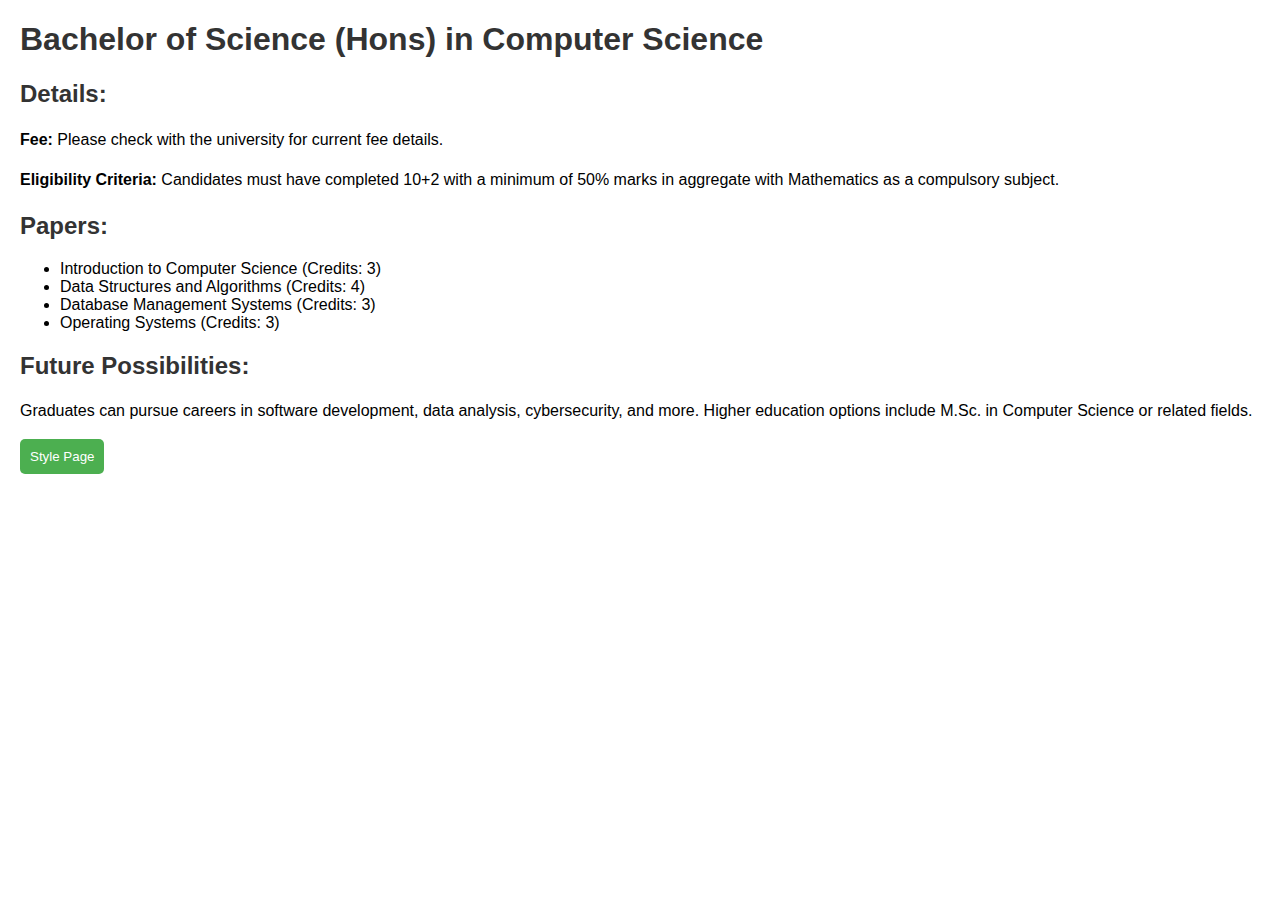
<file: Practical 3/index.html>
<!-- <!DOCTYPE html>
<html lang="en">
<head>
    <meta charset="UTF-8">
    <meta name="viewport" content="width=device-width, initial-scale=1.0">
    <title>Document</title>
</head>
<body>
  <h1 id="container">
    i am changer
  </h1>
  <div class="btn-box">
    <button class="color">red</button>
    <button class="color">green</button>
    <button class="color">blue</button>
  </div>
  <div class="btn-box">
    <button class="fontsize">20</button>
    <button class="fontsize">30</button>
    <button class="fontsize">40</button>
  </div>
  <div class="btn-box">
    <button class="fontstyle">cursive</button>
    <button class="fontstyle">german</button>
    <button class="fontstyle">spanish</button>
  </div>
 
  <script>
    var colors=document.getElementsByClassName('color')
    var fontstyles=document.getElementsByClassName('fontstyle')
    var fontsizes=document.getElementsByClassName('fontsize')
    var element=document.getElementById('container')

    for(var i =0;i<colors.length;i++){
        colors[i].addEventListener('click',changeColor)
    }
    function changeColor(){
        element.style.color=this.innerHTML
    }
  </script>
     
</body>
</html> -->



<!-- <!DOCTYPE html>
<html lang="en">
<head>
    <meta charset="UTF-8">
    <meta name="viewport" content="width=device-width, initial-scale=1.0">
    <title>Document</title>
</head>
<body>
    <div class="container">
        <h1>Pet's Information</h1>
        <label for="Name">Pet's Name</label>
        <input type="text" name="Name">
        <label for="age">Age</label>
        <input type="age" name="age">
        <label for="weight">Weight</label>
        <input type="weight" name="weight">
        <label for="type">Pet's Type</label>
        <input type="text"name="type">
        <label for="likes">Likes</label>
        <input type="text" name="likes">
        <button onclick="display()">Submit</button>

        <script>
           function display(){
			// event.preventDafault();
		
	var pet = {};
			var input_fields = document.getElementsByTagName('input');
			for (var i = 0; i < input_fields.length; i++) {
				pet[input_fields[i].name] = input_fields[i].value;
			}
			console.log(pet)
		}
        </script>


    </div>
    
</body>
</html> -->


<!DOCTYPE html>
<html lang="en">
<head>
  <meta charset="UTF-8">
  <meta name="viewport" content="width=device-width, initial-scale=1.0">
  <title>B.Sc. Hons CS Course</title>
  <style>
    body {
      font-family: Arial, sans-serif;
      margin: 20px;
    }
    h1, h2, h3 {
      color: #333;
    }
    p {
      line-height: 1.5;
    }
    #styleButton {
      padding: 10px;
      background-color: #4CAF50;
      color: white;
      border: none;
      border-radius: 5px;
      cursor: pointer;
    }
  </style>
</head>
<body>

  <h1>Bachelor of Science (Hons) in Computer Science</h1>

  <h2>Details:</h2>
  <p><strong>Fee:</strong> Please check with the university for current fee details.</p>
  <p><strong>Eligibility Criteria:</strong> Candidates must have completed 10+2 with a minimum of 50% marks in aggregate with Mathematics as a compulsory subject.</p>

  <h2>Papers:</h2>
  <ul>
    <li>Introduction to Computer Science (Credits: 3)</li>
    <li>Data Structures and Algorithms (Credits: 4)</li>
    <li>Database Management Systems (Credits: 3)</li>
    <li>Operating Systems (Credits: 3)</li>
    <!-- Add more papers as needed -->
  </ul>

  <h2>Future Possibilities:</h2>
  <p>Graduates can pursue careers in software development, data analysis, cybersecurity, and more. Higher education options include M.Sc. in Computer Science or related fields.</p>

  <button id="styleButton">Style Page</button>

  <script src="https://code.jquery.com/jquery-3.6.4.min.js"></script>
  <script>
    $(document).ready(function () {
      $('#styleButton').click(function () {
        // Apply new styles using jQuery
        $('body').css({
          'font-family': 'Verdana, sans-serif',
          'margin': '50px',
          'background-color': '#f4f4f4'
        });
        $('h1, h2, h3').css('color', '#0066cc');
        $('p').css({
          'line-height': '1.8',
          'color': '#333'
        });
        $('#styleButton').css({
          'background-color': '#333',
          'color': '#fff'
        });
      });
    });
  </script>

</body>
</html>
</file>
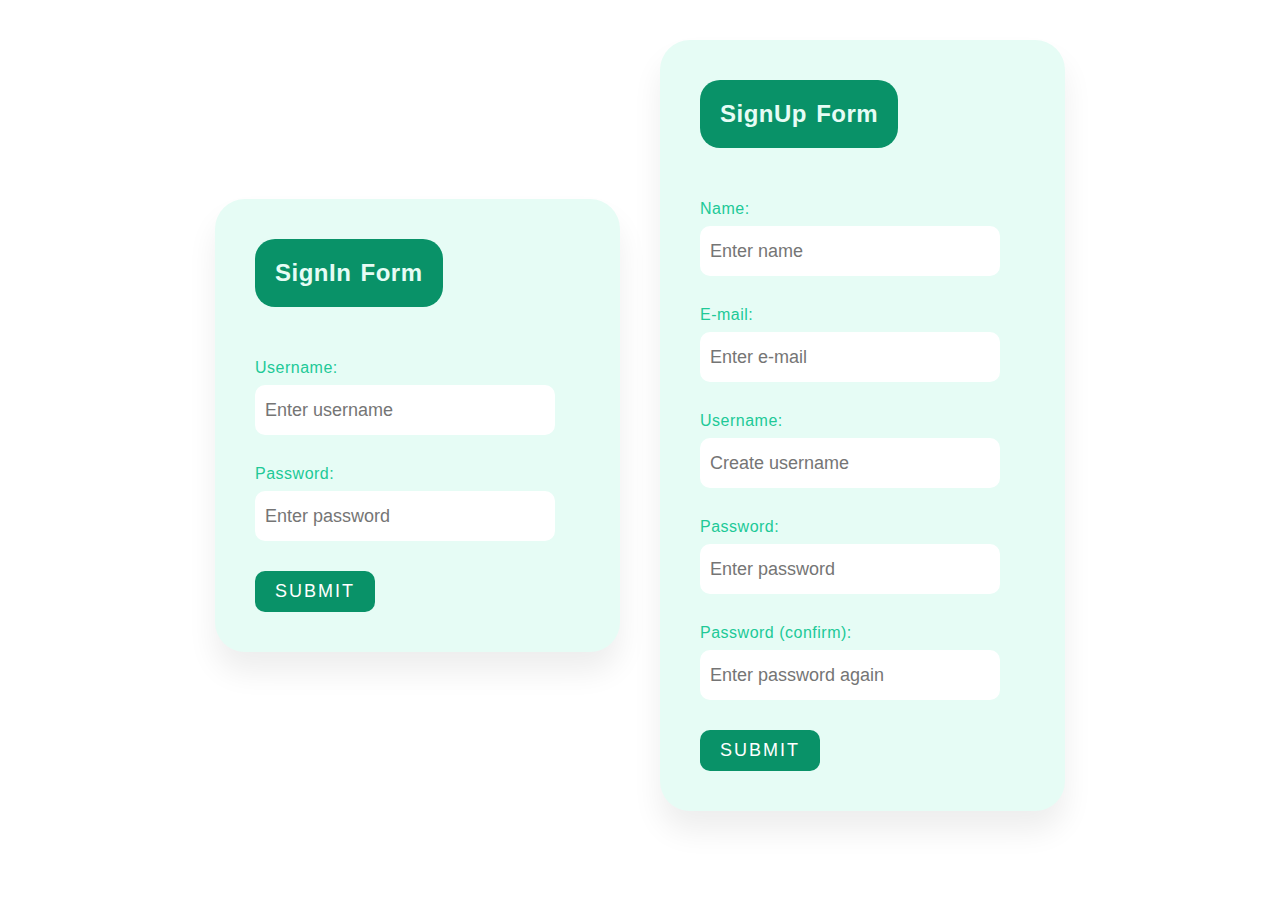
<file: Practical 11/type-1/index.html>
<!DOCTYPE html>
<html lang="en">
  <head>
    <meta charset="UTF-8" />
    <meta http-equiv="X-UA-Compatible" content="IE=edge" />
    <meta name="viewport" content="width=device-width, initial-scale=1.0" />
    <title>SignIn-SignUp Form</title>
    <link rel="stylesheet" href="style.css" />
  </head>
  <body>
    <section class="container">
      <h2>SignIn Form</h2>
      <form class="form">
        <div>
          <label for="username">Username:</label>
          <input type="text" id="username" placeholder="Enter username" />
        </div>
        <div>
          <label for="password">Password:</label>
          <input type="password" id="password" placeholder="Enter password" />
        </div>
        <button class="submit-btn">Submit</button>
      </form>
    </section>

    <section class="container">
      <h2>SignUp Form</h2>
      <form class="form">
        <div>
          <label for="name">Name:</label>
          <input type="text" id="name" placeholder="Enter name" />
        </div>
        <div>
          <label for="email">E-mail:</label>
          <input type="email" id="email" placeholder="Enter e-mail" />
        </div>
        <div>
          <label for="new-username">Username:</label>
          <input
            type="text"
            class="new-username"
            placeholder="Create username"
          />
        </div>
        <div>
          <label for="new-password">Password:</label>
          <input
            type="password"
            id="new-password"
            placeholder="Enter password"
          />
        </div>
        <div>
          <label for="re-password">Password (confirm):</label>
          <input
            type="password"
            id="re-password"
            placeholder="Enter password again"
          />
        </div>
        <button class="submit-btn">Submit</button>
      </form>
    </section>
  </body>
</html>
</file>
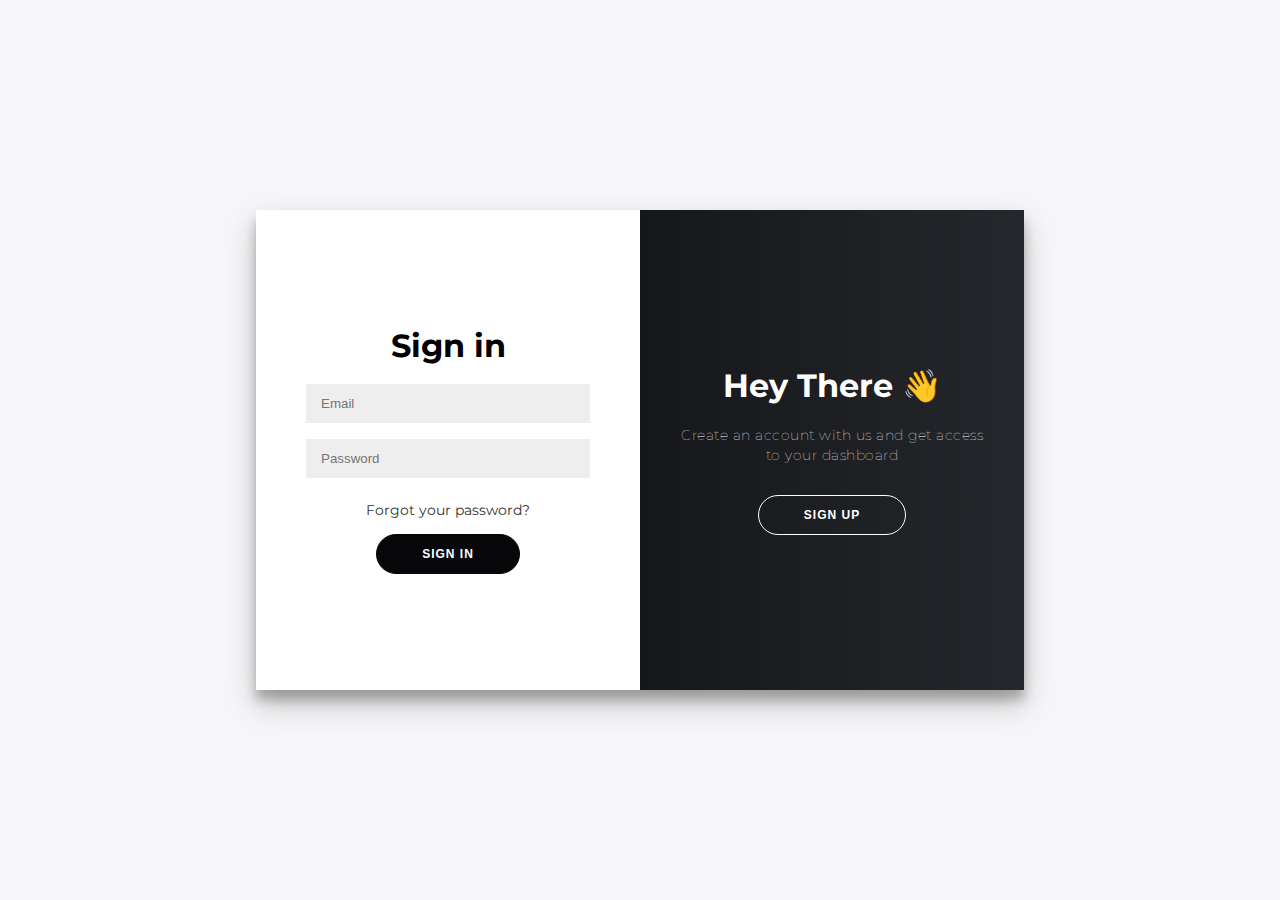
<file: Practical 11/type-2/index.html>
<!--
  Create index.html file containing two forms for SignIn and SignUp. Submitting SignIn form should search for credentials in mysql database using server created in previous practical. On successful signin, a welcome page should be displayed. Submitting SignUp form should insert new entry for credentials in mysql database using server created in previous practical. On successful signup, user should be returned back to index.html.
  https://sudiptog81-it-signin-signup.netlify.app/
-->

<!DOCTYPE html>
<html lang="en">

  <head>
    <meta charset="UTF-8">
    <meta http-equiv="X-UA-Compatible" content="IE=edge">
    <meta name="viewport" content="width=device-width, initial-scale=1.0">
    <title>SignInUp</title>
    <link rel="stylesheet" href="./style.css">
  </head>

  <body>
    <main class="container" id="container">
      <div class="form-container sign-up-container">
        <form action="#">
          <h1>Sign Up</h1>
          <input type="text" placeholder="Name" />
          <input type="email" placeholder="Email" />
          <input type="password" placeholder="Password" />
          <a href="#">You agree to T&C</a>
          <button>Sign Up</button>
        </form>
      </div>
      <div class="form-container sign-in-container">
        <form action="#">
          <h1>Sign in</h1>
          <input type="email" placeholder="Email" />
          <input type="password" placeholder="Password" />
          <a href="#">Forgot your password?</a>
          <button>Sign In</button>
        </form>
      </div>
      <div class="overlay-container">
        <div class="overlay">
          <div class="overlay-panel overlay-left">
            <h1>Already Have An Account? 👀</h1>
            <p>Sign in to access your dashboard</p>
            <button class="ghost" id="signIn">Sign In</button>
          </div>
          <div class="overlay-panel overlay-right">
            <h1>Hey There 👋</h1>
            <p>Create an account with us and get access to your dashboard</p>
            <button class="ghost" id="signUp">Sign Up</button>
          </div>
        </div>
      </div>
      </div>

      <script src="./script.js"></script>
  </body>

</html>
</file>
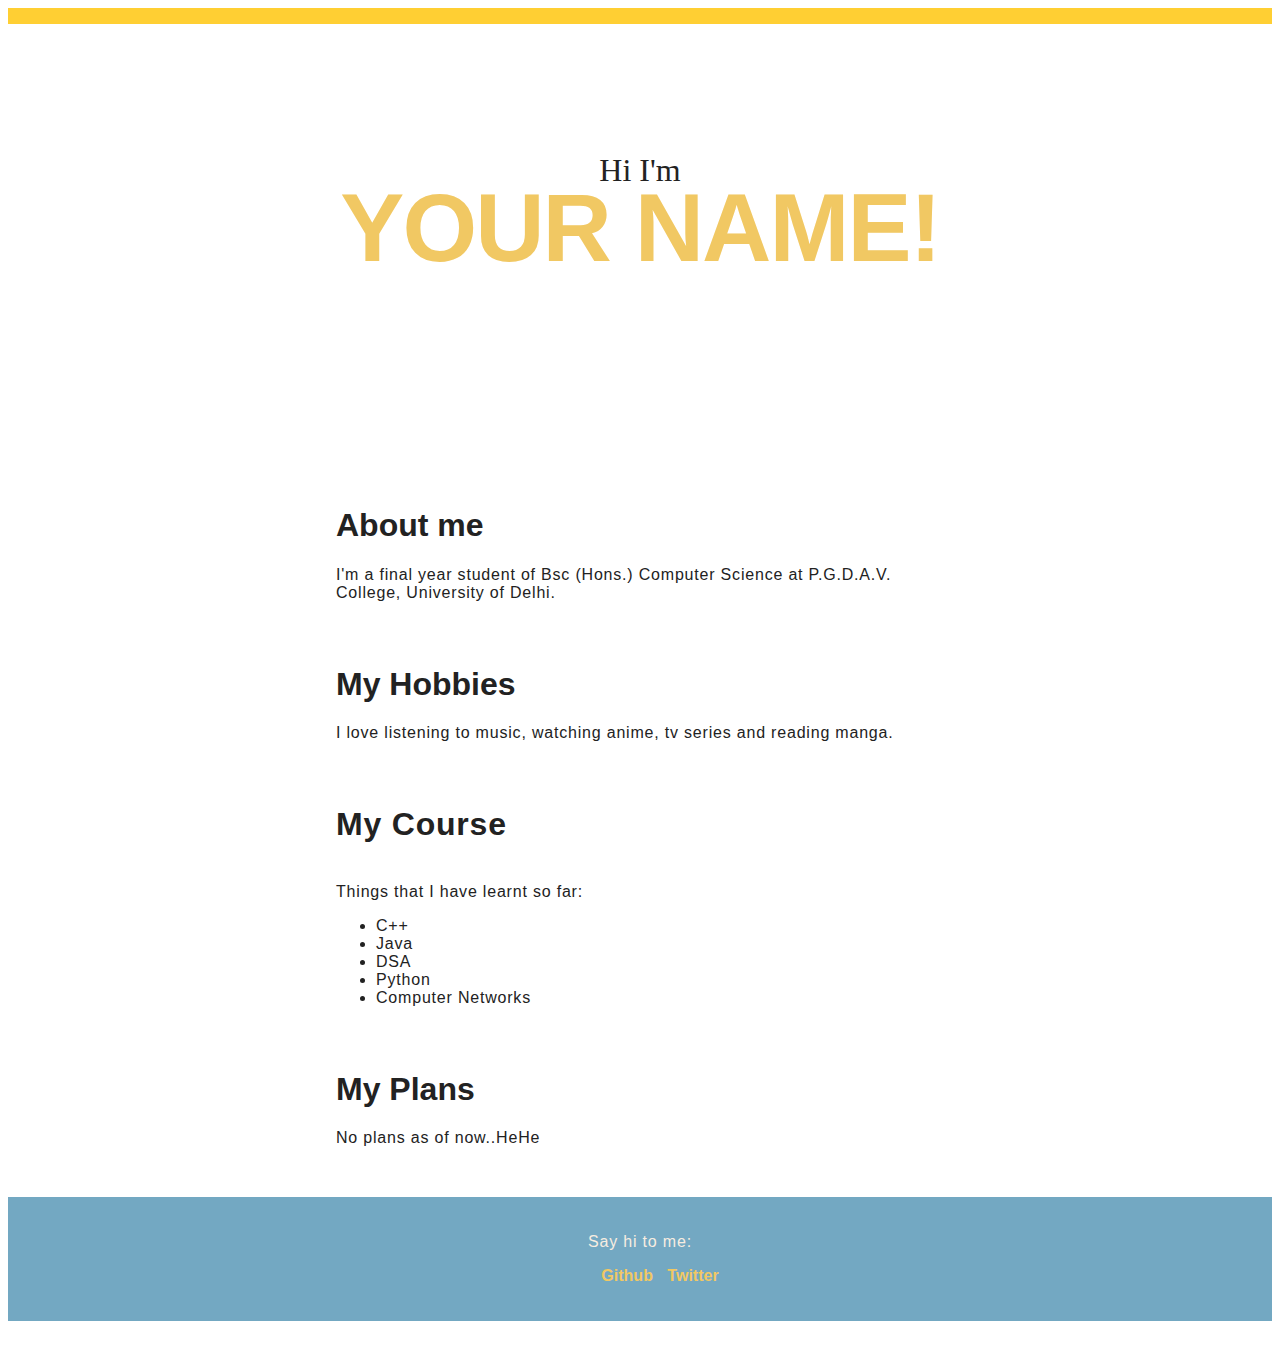
<file: Practical 3/type-1/index.html>
<!DOCTYPE html>
<html lang="en">
  <head>
    <meta charset="UTF-8" />
    <meta http-equiv="X-UA-Compatible" content="IE=edge" />
    <meta name="viewport" content="width=device-width, initial-scale=1.0" />
    <title>About me</title>
    <link rel="stylesheet" href="./main.css" />
  </head>

  <body>
    <header class="tophead">
      <p class="tophead-intro">Hi I'm</p>
      <h1 class="tophead-heading">your name!</h1>
    </header>
    <section class="about-section">
      <h1>About me</h1>
      <p>
        I'm a final year student of Bsc (Hons.) Computer Science at P.G.D.A.V. College, University of Delhi.
      </p>
    </section>

    <section class="hobbies-section">
      <h1>My Hobbies</h1>
      <p>I love listening to music, watching anime, tv series and reading manga.</p>
    </section>

    <section class="course-section">
      <h1>My Course</h1>
      <p>
        <br>Things that I have learnt so far:
        <div class="course-list">
            <ul>
                <li>C++</li>
                <li>Java </li>
                <li>DSA</li>
                <li>Python</li>
                <li>Computer Networks</li>
            </ul>
        </div>
    </p>
    </section>

    <section class="plan-section">
      <h1>My Plans</h1>
      <p>No plans as of now..HeHe</p>
    </section>

    <footer class="content-footer">
      <p>Say hi to me:</p>
      <ul class="social">
        <li>
          <a class="css-is-deranged" href="#"
            >Github</a
          >
        </li>
        <li>
          <a class="css-is-deranged" href="#"
            >Twitter</a
          >
        </li>
      </ul>
    </footer>
  </body>
</html>
<!-- reate an HTML page that shows information about you, your course, hobbies, address, and  -->
<!-- your plans. Use CSS for styling of HTML page so that looks nice. -->
</file>
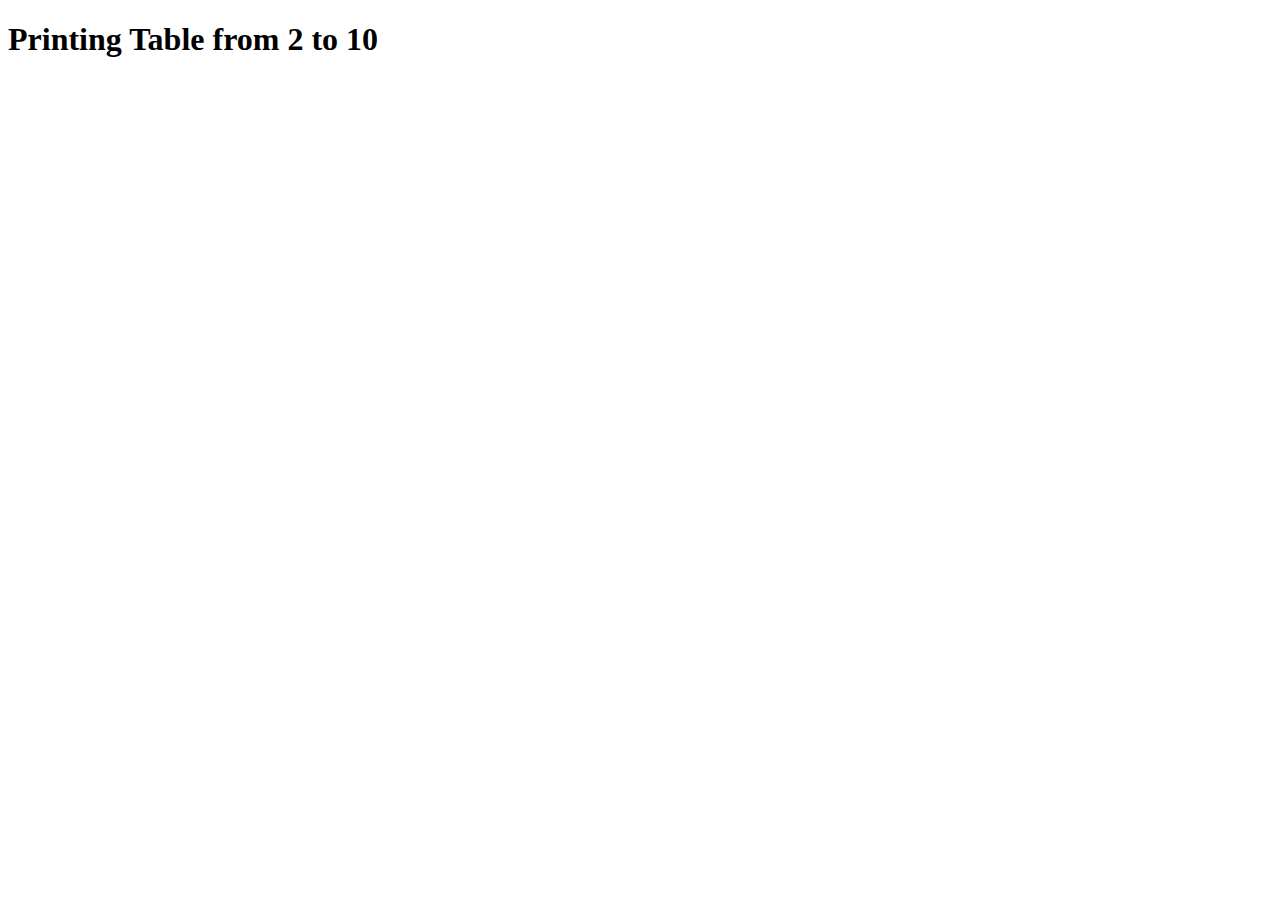
<file: Practical 4/type-2/index.html>
<!DOCTYPE html>
<html>
<head>
  <title>Practical 4</title>
  <meta charset="utf-8">
  <style type="text/css">
    table{
      border: 1px solid black;
      border-collapse: collapse;
      width: 80%;
      margin: auto;
    }
    td,th{
      border: 1px solid black;
      padding: 5px;
      /* border-collapse: collapse; */
    }
    .center{
      text-align: center;
    }
  </style>
</head>
<body>
  <h1>Printing Table from 2 to 10</h1>
  <table class="center" id="content">
  </table>
  <script>
    




    // function to generate random color 
    function getRandomColor() {
        var letters = '0123456789ABCDEF';
        var color = '#';
        for (var i = 0; i < 6; i++) {
          color += letters[Math.floor(Math.random() * 16)];
        }
      return color;
    }
  //  get table element by its id 
    var tbl = document.getElementById('content');
    // initilase the starting number
    var number = 2;
    // set up interval to call print function every 5 sec 
    var abc = setInterval(printrow,5000);

    // function to generate and append row in table
    function printrow(){
      if (number == 10) 
      {
        clearInterval(abc);
      }
      // initliase emtyp string to store table cell content
      var result = "";

      // loop to generate multiple table for current number
      for(var i = 1; i<= 10; i++){
        result = result + "<td>"+ number + "*" + i + "=" + number * i+"</td>";
      }
      // increment for next iteration 
      number++;

      // create new table row element
      var row = document.createElement('tr');

      // set row color size st
      row.style.color= getRandomColor();
      row.style.fontSize = (number+10)+"px";yle 
      row.innerHTML=result;
      tbl.append(row);

    }
  </script>


 
</body>
</html>

<!-- function getRandomColor() {
  var letters = '0123456789ABCDEF';
  var color = '#';
  for (var i = 0; i < 6; i++) {
    color += letters[Math.floor(Math.random() * 16)];
  }
return color;
}
var tbl = document.getElementById('content');
var number = 2;
var abc = setInterval(printrow,5000);
function printrow(){

if (number == 10) 
{
  clearInterval(abc);
}
var result = "";
for(var i = 1; i<= 10; i++){
  result = result + "<td>"+ number + "*" + i + "=" + number * i+"</td>";
}
number++;
var row = document.createElement('tr');
row.style.color= getRandomColor();
row.style.fontSize = (number+10)+"px";
row.innerHTML=result;
tbl.append(row);
} -->
</file>
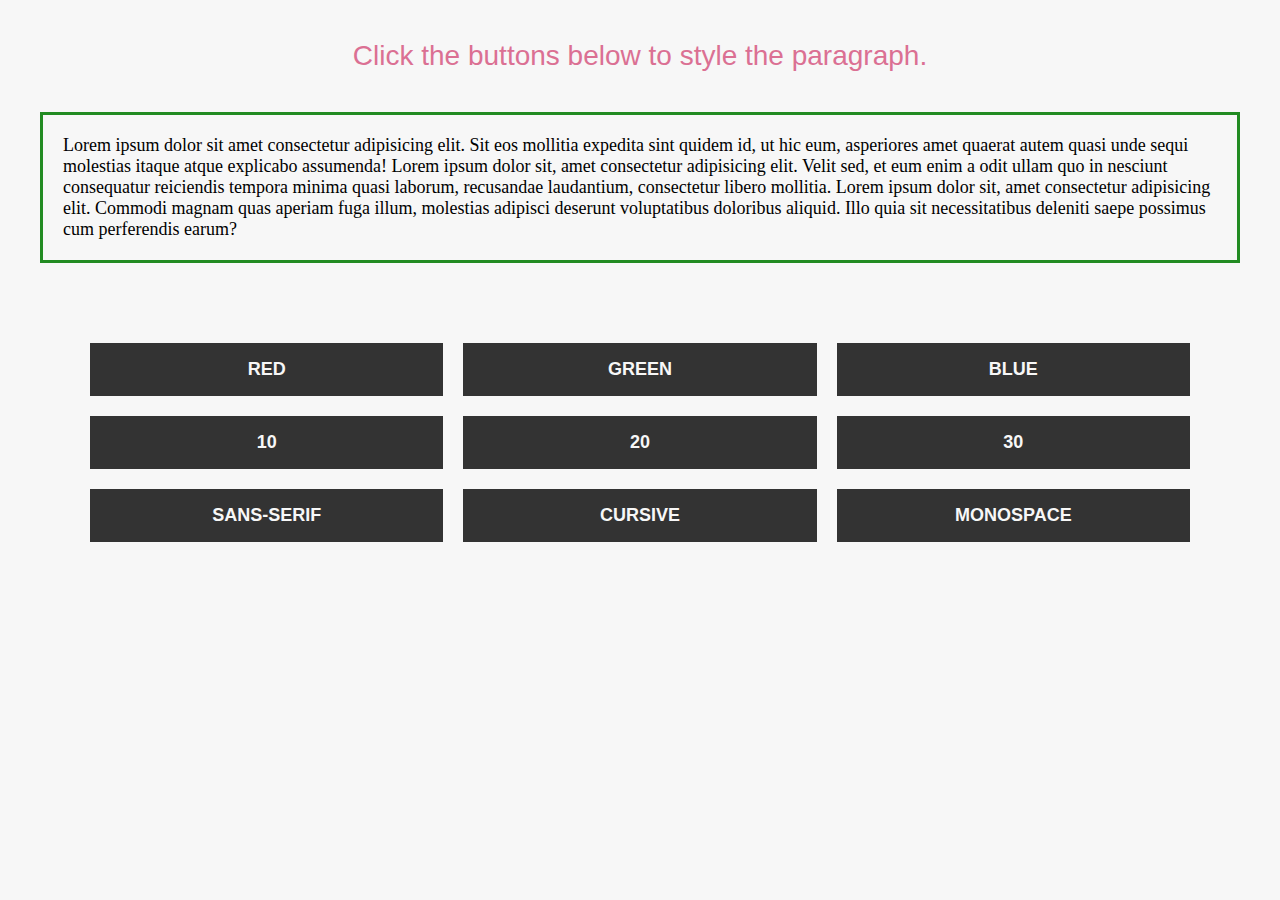
<file: Practical 5/type-1/index.html>
<!DOCTYPE html>
<html lang="en">
  <head>
    <meta charset="UTF-8" />
    <meta http-equiv="X-UA-Compatible" content="IE=edge" />
    <meta name="viewport" content="width=device-width, initial-scale=1.0" />
    <title>Style Paragraph</title>
    <link rel="stylesheet" href="style.css" />
    <script defer src="script.js"></script>
  </head>
  <body>
    <h1>Click the buttons below to style the paragraph.</h1>
    <p class="paragraph">
      Lorem ipsum dolor sit amet consectetur adipisicing elit. Sit eos mollitia
      expedita sint quidem id, ut hic eum, asperiores amet quaerat autem quasi
      unde sequi molestias itaque atque explicabo assumenda! Lorem ipsum dolor
      sit, amet consectetur adipisicing elit. Velit sed, et eum enim a odit
      ullam quo in nesciunt consequatur reiciendis tempora minima quasi laborum,
      recusandae laudantium, consectetur libero mollitia. Lorem ipsum dolor sit,
      amet consectetur adipisicing elit. Commodi magnam quas aperiam fuga illum,
      molestias adipisci deserunt voluptatibus doloribus aliquid. Illo quia sit
      necessitatibus deleniti saepe possimus cum perferendis earum?
    </p>

    <div class="container">
      <button class="el el--1">Red</button>
      <button class="el el--2">Green</button>
      <button class="el el--3">Blue</button>
      <button class="el el--4">10</button>
      <button class="el el--5">20</button>
      <button class="el el--6">30</button>
      <button class="el el--7">Sans-serif</button>
      <button class="el el--8">Cursive</button>
      <button class="el el--9">Monospace</button>
    </div>
  </body>
</html>
</file>
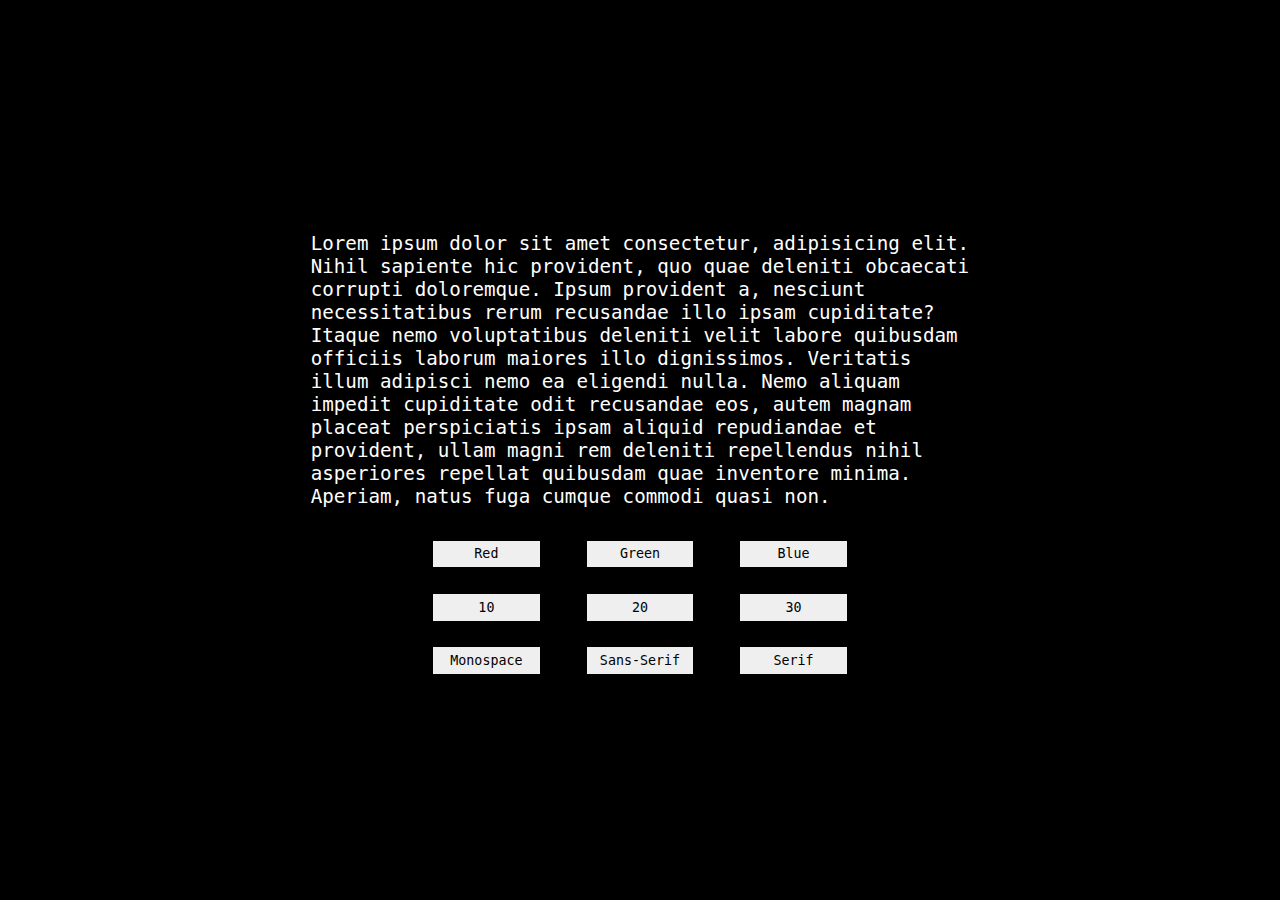
<file: Practical 5/type-2/index.html>
<!--
  Create an HTML page with a paragraph written on it and under which 9 buttons are placed in a 3X3 grid. The first row is for buttons labeled with colors names Red, Green, and Blue, the second row with numbers 10, 20, 30, and the third row with  different font names. Click event of each of the buttons should make the appropriate change in the style of paragraph.
  https://sudiptog81-it-para-styling.netlify.app
-->

<!DOCTYPE html>
<html lang="en">

  <head>
    <meta charset="UTF-8">
    <meta http-equiv="X-UA-Compatible" content="IE=edge">
    <meta name="viewport" content="width=device-width, initial-scale=1.0">
    <title>Paragraph Styling</title>
    <link rel="stylesheet" href="./style.css">
  </head>

  <body>
    <main>
      <div>
        <p>Lorem ipsum dolor sit amet consectetur, adipisicing elit. Nihil sapiente hic provident, quo quae deleniti
          obcaecati corrupti doloremque. Ipsum provident a, nesciunt necessitatibus rerum recusandae illo ipsam
          cupiditate? Itaque nemo voluptatibus deleniti velit labore quibusdam officiis laborum maiores illo
          dignissimos. Veritatis illum adipisci nemo ea eligendi nulla. Nemo aliquam impedit cupiditate odit recusandae
          eos, autem magnam placeat perspiciatis ipsam aliquid repudiandae et provident, ullam magni rem deleniti
          repellendus nihil asperiores repellat quibusdam quae inventore minima. Aperiam, natus fuga cumque commodi
          quasi non.</p>
      </div>
      <div class="grid">
        <button id="c-red">Red</button>
        <button id="c-green">Green</button>
        <button id="c-blue">Blue</button>
        <button id="s-10">10</button>
        <button id="s-20">20</button>
        <button id="s-30">30</button>
        <button id="f-mono">Monospace</button>
        <button id="f-sans">Sans-Serif</button>
        <button id="f-serif">Serif</button>
      </div>
    </main>

    <script src="./script.js"></script>
  </body>

</html>
</file>
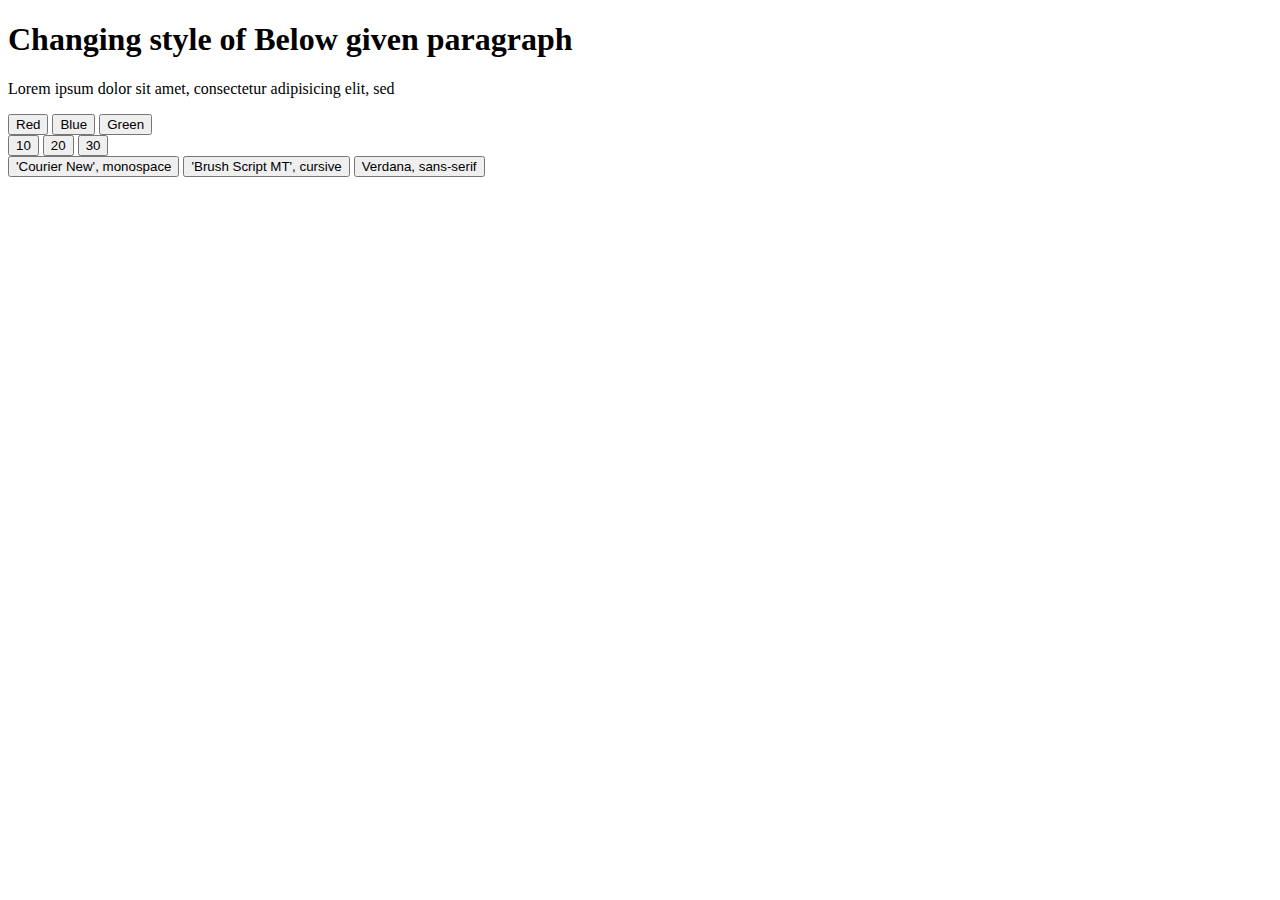
<file: Practical 5/type-3/index.html>
<!DOCTYPE html>
<html>
<head>
	<title>Practical 5</title>
	<meta charset="utf-8">
</head>
<body>
	<h1>Changing style of Below given paragraph</h1>
	<p id="container">
		Lorem ipsum dolor sit amet, consectetur adipisicing elit, sed 
	</p>
	<div class="btn-box">
		<button class="color">Red</button>
		<button class="color">Blue</button>
		<button class="color">Green</button>
	</div>
	<div class="btn-box">
		<button class="fontSize">10</button>
		<button class="fontSize">20</button>
		<button class="fontSize">30</button>
	</div>
	<div class="btn-box">
		<button class="fontStyle">'Courier New', monospace</button>
		<button class="fontStyle">'Brush Script MT', cursive</button>
		<button class="fontStyle">Verdana, sans-serif</button>
	</div>

	<script type="text/javascript">

		var colors = document.getElementsByClassName("color");
		var fontSizes = document.getElementsByClassName("fontSize");
		var fontStyles = document.getElementsByClassName("fontStyle");
		var element = document.getElementById('container');

		for (var i = 0; i < colors.length; i++) {
    		colors[i].addEventListener('click', changeColor);
		}

		for (var i = 0; i < fontSizes.length; i++) {
    		fontSizes[i].addEventListener('click', changeFontSize);
		}

		for (var i = 0; i < fontStyles.length; i++) {
    		fontStyles[i].addEventListener('click', changeFontStyle);
		}

		function changeColor(){
			// console.log(this.innerHTML);
			element.style.color = this.innerHTML;
		}

		function changeFontSize(){
			// console.log(this.innerHTML);
			element.style.fontSize = this.innerHTML + "px";
		}

		function changeFontStyle(){
			// console.log(this.innerHTML);
			element.style.fontFamily = this.innerHTML;
		}
		
	</script>

</body>
</html>

<!-- <style type="text/css"> -->
	<!-- /* .btn-box{
		display: flex;
		flex-wrap: wrap;
		justify-content: space-around;
		border: 1px solid black;
		padding: 10px;
	}
	.color, .fontSize, .fontStyle{
		width: 30%;
		min-width: 350px;
		height: 35px;
		/*margin: auto;*/
		/* margin-bottom: 10px; */
		/* border: 1px solid #F3F1F5;
		box-shadow: 4px 4px 5px #B42B51;
		border-radius: 10px;
		color: #F3F1F5;
		background-color: #420516;
		font-weight: bold;
		font-size: 15px;
	} */ -->
<!-- </style>  -->
</file>
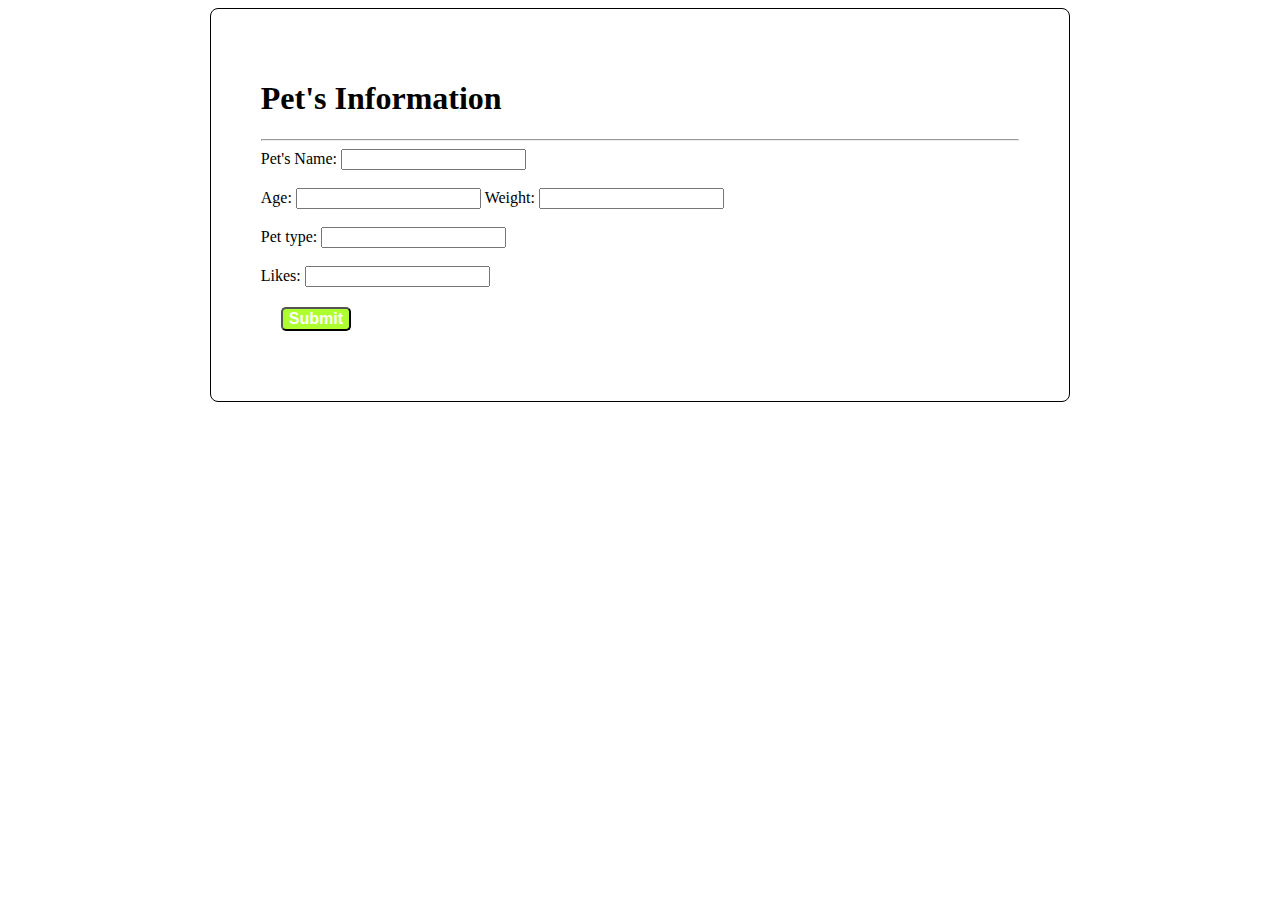
<file: Practical 6/type-1/index.html>
<!DOCTYPE html>
<html>
<head>
	<meta charset="utf-8">
	<title>Practical 6</title>
	<style type="text/css">
		.container{
			width: 60%;
			margin: auto;
			border: 1px solid black;
			border-radius: 8px;
			padding: 50px;

		}
		.btn-submit{
			border-radius: 5px;
			color: white;
			background: greenyellow;
			font-weight: bold;
			font-size: 1rem;
			margin: 20px;
		}
		@media(width<=575){
			.container{
				width: 84%;
			}
		}
	</style>
</head>
<body>
	<div class="container">
		<h1>Pet's Information</h1>
		<hr>
		<label for="name">Pet's Name: </label>
		<input type="text" name="name"><br><br>
		<label for="age">Age: </label>
		<input type="number" name="age">
		<label for="weight">Weight: </label>
		<input type="number" name="weight" class=""><br><br>
		<label for="type">Pet type: </label>
		<input type="text" name="type"><br><br>
		<label for="likes">Likes: </label>
		<input type="text" name="likes"><br>
		<button class="btn-submit" onclick="display()">Submit</button>
	</div>

	<script type="text/javascript">

		function display(){
			// event.preventDafault();
		
	var pet = {};
			var input_fields = document.getElementsByTagName('input');
			for (var i = 0; i < input_fields.length; i++) {
				pet[input_fields[i].name] = input_fields[i].value;
			}
			console.log(pet)
		}
		
	</script>

</body>
</html>
</file>
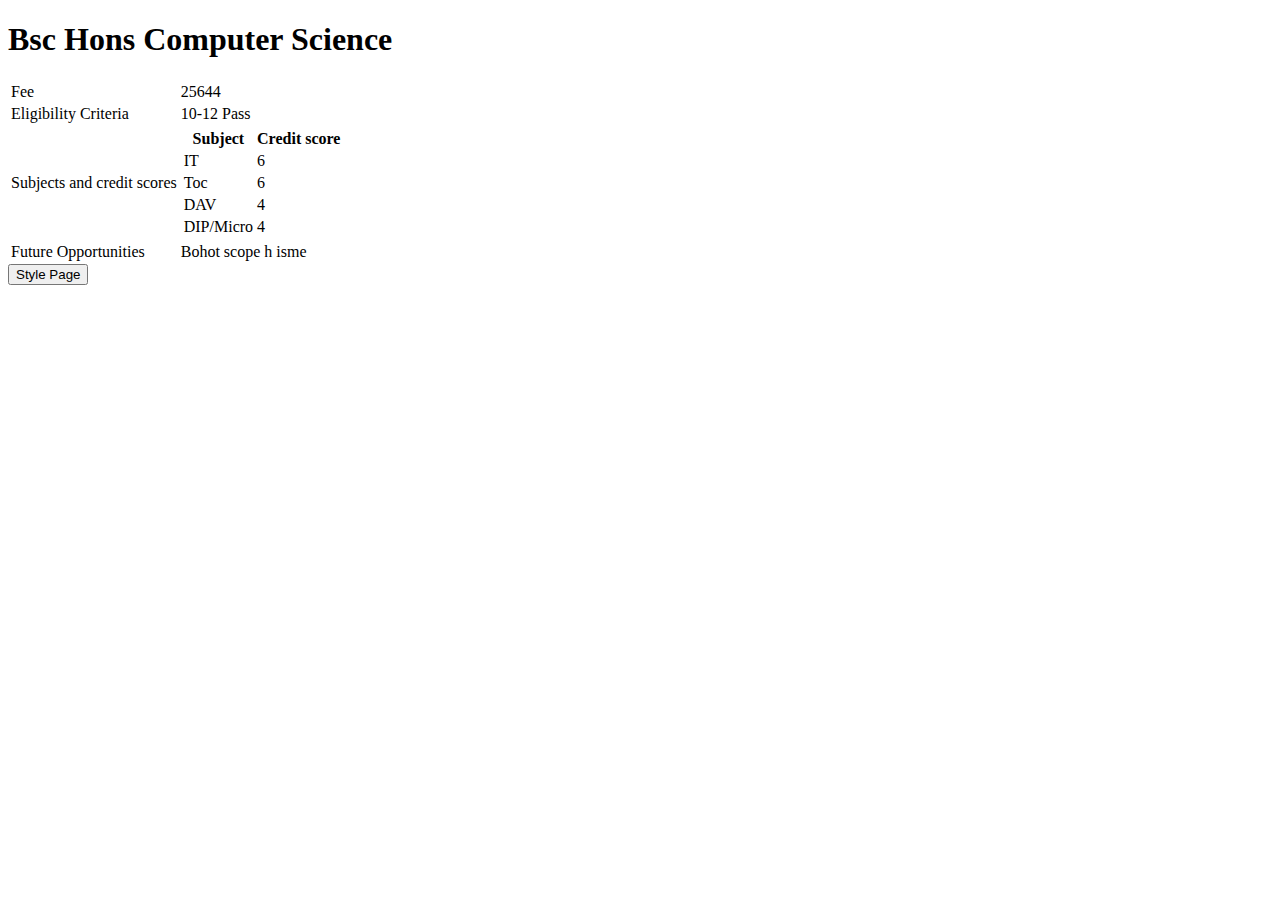
<file: Practical 8/type-1/index.html>
<!DOCTYPE html>
<html>

<head>
    <meta charset="utf-8">
    <title>Practical 8</title>
    <style type="text/css">
        .container {
            width: 70%;
            margin: auto;
            align-items: center;
            background-color: #D9CAB3;
            padding-bottom: 10px;
        }

        .info-table {
            width: 80%;
            margin: auto;
            border: 3px solid black;
            border-collapse: collapse;
            margin-top: 2%;
            margin-bottom: 2%;
        }

        .table-row {
            width: 100%;
            margin: auto;
        }

        .table-data {
            width: 50%;
            border: 2px solid white;
            border-collapse: collapse;
        }
    </style>
</head>

<body>
    <div>
        <h1 class="heading">Bsc Hons Computer Science</h1>
        <table>
            <tr>
                <td>Fee</td>
                <td>25644</td>
            </tr>
            <tr>
                <td>Eligibility Criteria</td>
                <td>10-12 Pass</td>
            </tr>
            <tr>
                <td>Subjects and credit scores</td>
                <td>
                    <table>
                        <tr>
                            <th>Subject</th>
                            <th>Credit score</th>
                        </tr>
                        <tr>
                            <td>IT</td>
                            <td>6</td>
                        </tr>
                        <tr>
                            <td>Toc</td>
                            <td>6</td>
                        </tr>
                        <tr>
                            <td>DAV</td>
                            <td>4</td>
                        </tr>
                        <tr>
                            <td>DIP/Micro</td>
                            <td>4</td>
                        </tr>
                    </table>
                </td>
            </tr>
            <tr>
                <td>Future Opportunities</td>
                <td>Bohot scope h isme</td>
            </tr>
        </table>
    </div>

    <button id="btn-style">
        Style Page
    </button>

    <script src="https://ajax.googleapis.com/ajax/libs/jquery/3.5.1/jquery.min.js"></script>
    <script type="text/javascript">
        $(document).ready(function () {
            $('#btn-style').click(function () {
                $("div").addClass('container');
                $("table").addClass('info-table');
                $("tr").addClass('table-row');
                $("td").addClass('table-data');
                $(".heading").css({
                    "textAlign": 'center'
                });
            });

        });
    </script>

</body>

</html>
</file>
<file: Practical 11/type-1/style.css>
/*
SPACING SYSTEM (px)
2 / 4 / 8 / 12 / 16 / 24 / 32 / 48 / 64 / 80 / 96 / 128
FONT SIZE SYSTEM (px)
10 / 12 / 14 / 16 / 18 / 20 / 24 / 30 / 36 / 44 / 52 / 62 / 74 / 86 / 98
*/

/* 
MAIN COLOR: #099268
GREY COLOR: #087f5b
ACCENT: #20c997, #e6fcf5
*/
* {
    margin: 0;
    padding: 0;
    box-sizing: border-box;
  }
  
  body {
    font-family: sans-serif;
    width: 850px;
    margin: 40px auto;
    display: grid;
    grid-template-columns: repeat(2, 1fr);
    column-gap: 40px;
    align-items: center;
  }
  
  .container {
    background-color: #e6fcf5;
    padding: 40px;
    border-radius: 30px;
    box-shadow: 0 20px 30px 0 rgb(0, 0, 0, 0.07);
  }
  
  .form {
    display: grid;
    grid-template-columns: 1fr;
    justify-items: start;
    align-items: center;
    row-gap: 30px;
  }
  
  h2 {
    background-color: #099268;
    display: inline-block;
    padding: 20px;
    border-radius: 20px;
    color: #e6fcf5;
    margin-bottom: 52px;
    word-spacing: 2px;
    letter-spacing: 0.5px;
  }
  
  .submit-btn {
    font-size: 18px;
    text-transform: uppercase;
    background-color: #099268;
    border: none;
    color: #fff;
    padding: 10px 20px;
    border-radius: 10px;
    align-self: end;
    letter-spacing: 2px;
  }
  
  .submit-btn:hover {
    background-color: #087f5b;
    cursor: pointer;
  }
  
  label {
    display: inline-block;
    margin-bottom: 8px;
    color: #20c997;
    letter-spacing: 0.5px;
    font-size: 16px;
  }
  
  .form input {
    padding: 10px;
    border-radius: 10px;
    width: 300px;
    height: 50px;
    border: none;
    font-size: 18px;
  }
</file>
<file: Practical 11/type-2/style.css>
@import url('https://fonts.googleapis.com/css?family=Montserrat:400,800');

* {
	box-sizing: border-box;
}

body {
	background: #f6f5f7;
	display: flex;
	justify-content: center;
	align-items: center;
	flex-direction: column;
	font-family: 'Montserrat', sans-serif;
	height: 100vh;
	margin: 0;
	padding: 0;
}

h1 {
	font-weight: bold;
	margin: 0;
}

h2 {
	text-align: center;
}

p {
	font-size: 14px;
	font-weight: 100;
	line-height: 20px;
	letter-spacing: 0.5px;
	margin: 20px 0 30px;
}

span {
	font-size: 12px;
}

a {
	color: #333;
	font-size: 14px;
	text-decoration: none;
	margin: 15px 0;
}

button {
	border-radius: 20px;
	border: 1px solid #07070A;
	background-color: #07070A;
	color: #ffffff;
	font-size: 12px;
	font-weight: bold;
	padding: 12px 45px;
	letter-spacing: 1px;
	text-transform: uppercase;
	transition: transform 80ms ease-in;
}

button:active {
	transform: scale(0.95);
}

button:focus {
	outline: none;
}

button.ghost {
	background-color: transparent;
	border-color: #ffffff;
}

form {
	background-color: #ffffff;
	display: flex;
	align-items: center;
	justify-content: center;
	flex-direction: column;
	padding: 0 50px;
	height: 100%;
	text-align: center;
}

form h1 {
	margin-bottom: 0.33em;
}

input {
	background-color: #eee;
	border: none;
	padding: 12px 15px;
	margin: 8px 0;
	width: 100%;
}

.container {
	background-color: #fff;
	box-shadow: 0 14px 28px rgba(0,0,0,0.22), 0 10px 10px rgba(0,0,0,0.22);
	position: relative;
	overflow: hidden;
	width: 768px;
	max-width: 100%;
	min-height: 480px;
}

.form-container {
	position: absolute;
	top: 0;
	height: 100%;
	transition: all 0.6s ease-in-out;
}

.sign-in-container {
	left: 0;
	width: 50%;
	z-index: 2;
}

.container.right-panel-active .sign-in-container {
	transform: translateX(100%);
}

.sign-up-container {
	left: 0;
	width: 50%;
	opacity: 0;
	z-index: 1;
}

.container.right-panel-active .sign-up-container {
	transform: translateX(100%);
	opacity: 1;
	z-index: 5;
	animation: show 0.6s;
}

@keyframes show {
	0%, 49.99% {
		opacity: 0;
		z-index: 1;
	}
	
	50%, 100% {
		opacity: 1;
		z-index: 5;
	}
}

.overlay-container {
	position: absolute;
	top: 0;
	left: 50%;
	width: 50%;
	height: 100%;
	overflow: hidden;
	transition: transform 0.6s ease-in-out;
	z-index: 100;
}

.container.right-panel-active .overlay-container{
	transform: translateX(-100%);
}

.overlay {
	background: #24272B;
	background: linear-gradient(to right, #07070A, #24272B);
	background-repeat: no-repeat;
	background-size: cover;
	background-position: 0 0;
	color: #ffffff;
	position: relative;
	left: -100%;
	height: 100%;
	width: 200%;
	transform: translateX(0);
	transition: transform 0.6s ease-in-out;
}

.container.right-panel-active .overlay {
	transform: translateX(50%);
}

.overlay-panel {
	position: absolute;
	display: flex;
	align-items: center;
	justify-content: center;
	flex-direction: column;
	padding: 0 40px;
	text-align: center;
	top: 0;
	height: 100%;
	width: 50%;
	transform: translateX(0);
	transition: transform 0.6s ease-in-out;
}

.overlay-left {
	transform: translateX(-20%);
}

.container.right-panel-active .overlay-left {
	transform: translateX(0);
}

.overlay-right {
	right: 0;
	transform: translateX(0);
}

.container.right-panel-active .overlay-right {
	transform: translateX(20%);
}

.social-container {
	margin: 20px 0;
}

.social-container a {
	border: 1px solid #DDDDDD;
	border-radius: 50%;
	display: inline-flex;
	justify-content: center;
	align-items: center;
	margin: 0 5px;
	height: 40px;
	width: 40px;
}

footer {
    background-color: #222;
    color: #fff;
    font-size: 14px;
    bottom: 0;
    position: fixed;
    left: 0;
    right: 0;
    text-align: center;
    z-index: 999;
}

footer p {
    margin: 10px 0;
}

footer i {
    color: red;
}

footer a {
    color: #3c97bf;
    text-decoration: none;
}
</file>
<file: Practical 3/type-1/main.css>
body {
    color: #222222;
    font-size: 1em;
    font-family: "Open Sans", "Helvetica Neue", sans-serif;
  }
  
  .content-footer,
  .tophead-heading,
  .tophead-intro {
    text-align: center;
  }
  
  .tophead {
    padding: 6em 0;
    border-top: solid 1em #ffcf33;
  }
  
  .tophead-intro {
    margin-bottom: 0.1em;
    font-family: "Gentium Book Basic", Georgia, serif;
    font-size: 2em;
  }
  
  .tophead-heading {
    color: #f1c863;
    margin-top: -0.2em;
    font-family: "Open Sans", "Helvetica Neue", sans-serif;
    font-weight: bold;
    font-size: 6em;
    letter-spacing: -0.02em;
    text-transform: uppercase;
  }
  
  .about-section,
  .hobbies-section,
  .course-section,
  .plan-section {
    max-width: 38em;
    margin-left: auto;
    margin-right: auto;
    margin-top: 2em;
  }
  
  .about-section > p,
  .hobbies-section > p,
  .course-section,
  .plan-section > p,
  .content-footer > p {
    font-weight: 300;
    letter-spacing: 0.05em;
  }
  
  section > h1 {
    margin-top: 2em;
  }
  
  .content-footer,
  .tophead-heading,
  .tophead-intro {
    text-align: center;
  }
  
  .tophead {
    padding: 6em 0;
    background-size: cover;
    background-repeat: no-repeat;
    border-top: solid 1em #ffcf33;
  }
  
  .tophead-intro {
    margin-bottom: 0.1em;
    font-family: "Gentium Book Basic", Georgia, serif;
    font-size: 2em;
  }
  
  .tophead-heading {
    margin-top: -0.2em;
    font-family: "Open Sans", "Helvetica Neue", sans-serif;
    font-weight: bold;
    font-size: 6em;
    letter-spacing: -0.02em;
    text-transform: uppercase;
  }
  .about-section > p,
  .hobbies > p,
  .content-footer > p {
    font-weight: 300;
    letter-spacing: 0.05em;
  }
  
  h2 {
    font-family: "Gentium Book Basic", Georgia, serif;
    font-size: 1.2em;
    font-weight: bold;
  }
  
  .about-section,
  .hobbies-section,
  .course-section,
  .plan-section {
    max-width: 38em;
    margin-left: auto;
    margin-right: auto;
    margin-top: 2em;
  }
  .content-footer {
    margin: 50px 0;
    padding: 20px 0;
    text-align: center;
    background-color: #73a8c2;
    text-decoration: none;
  }
  .social > li {
    display: inline-block;
    margin: 0 5px;
  }
  .content-footer > p {
    color: #f7ede1;
  }
  a {
    font-weight: bold;
    text-decoration: none;
    color: #f1c863;
  }
  
  @media only screen and (max-width: 500px) {
    .tophead {
      padding: 3em 0;
    }
    .tophead-heading {
      font-size: 3em;
    }
    .content-footer {
      padding: 2em 2.5em;
    }
  }
</file>
<file: Practical 5/type-1/style.css>
* {
    margin: 0;
    padding: 0;
    box-sizing: border-box;
  }
  
  html {
    font-size: 62.5%;
  }
  
  body {
    background-color: #f7f7f7;
    width: 120rem;
    margin: 0 auto;
  }
  
  h1 {
    font-family: sans-serif;
    font-weight: normal;
    color: palevioletred;
    font-size: 28px;
    width: 700px;
    margin: 40px auto;
    text-align: center;
  }
  
  .paragraph {
    border: 3px solid #228b22;
    padding: 20px;
    font-size: 18px;
    margin: 40px auto;
    font-family: serif;
  }
  
  .container {
    display: grid;
    grid-template-columns: 1fr 1fr 1fr;
    /* grid-template-rows: 1fr 1fr 1fr; */
    gap: 20px;
    padding: 40px 50px;
  }
  
  .el {
    cursor: pointer;
    font-family: sans-serif;
    padding: 1.6rem 3.2rem;
    text-transform: uppercase;
    font-weight: bold;
    background-color: #333;
    color: #f7f7f7;
    border: none;
    transition: all 0.4s;
    font-size: 1.8rem;
  }
  
  .el:focus {
    box-shadow: 0 0 0 0.8rem rgba(217, 119, 242, 0.877);
  }
  
  .el--1:hover {
    background-color: #f03e3e;
  }
  
  .el--2:hover {
    background-color: #37b24d;
  }
  
  .el--3:hover {
    background-color: #1c7ed6;
  }
  
  .el--4:hover {
    background-color: #222;
  }
  
  .el--5:hover {
    background-color: #222;
  }
  
  .el--6:hover {
    background-color: #222;
  }
  
  .el--7:hover {
    background-color: #223;
  }
  
  .el--8:hover {
    background-color: #222;
  }
  
  .el--9:hover {
    background-color: #222;
  }
  
  .red-text {
    color: #f03e3e;
  }
  
  .green-text {
    color: #37b24d;
  }
  
  .blue-text {
    color: #1c7ed6;
  }
  
  .small-text {
    font-size: 10px;
  }
  
  .md-text {
    font-size: 20px;
  }
  
  .large-text {
    font-size: 30px;
  }
  
  .sans-serif-text {
    font-family: sans-serif;
  }
  
  .cursive-text {
    font-family: cursive;
  }
  
  .monospace-text {
    font-family: monospace;
  }
</file>
<file: Practical 5/type-2/style.css>
body, html {
    margin: 0;
    padding: 0;
  }
  
  body {
    background-color: #000;
    color: #fff;
    font-size: 1.2rem;
    font-family: monospace;
  }
  
  main {
    width: 60%;
    margin: 0 auto;
    display: flex;
    flex-direction: column;
    align-items: center;
    justify-content: center;
    position: absolute;
    top:0; 
    bottom:0; 
    right:0; 
    left:0;
  }
  
  p {
    padding: 0 2.85em;
  }
  
  .grid {
    width: 60%;
    margin: 0 auto;
    display: grid;
    grid-template-columns: repeat(3, 1fr);
  }
  
  button {
    border: none;
    margin: 1em auto;
    width: 8em;
    height: 2em;
    transition-duration: 500ms;
    cursor: pointer;
    font-family: monospace;
  }
  
  button:hover {
    background-color: #ccc;
  }
</file>
